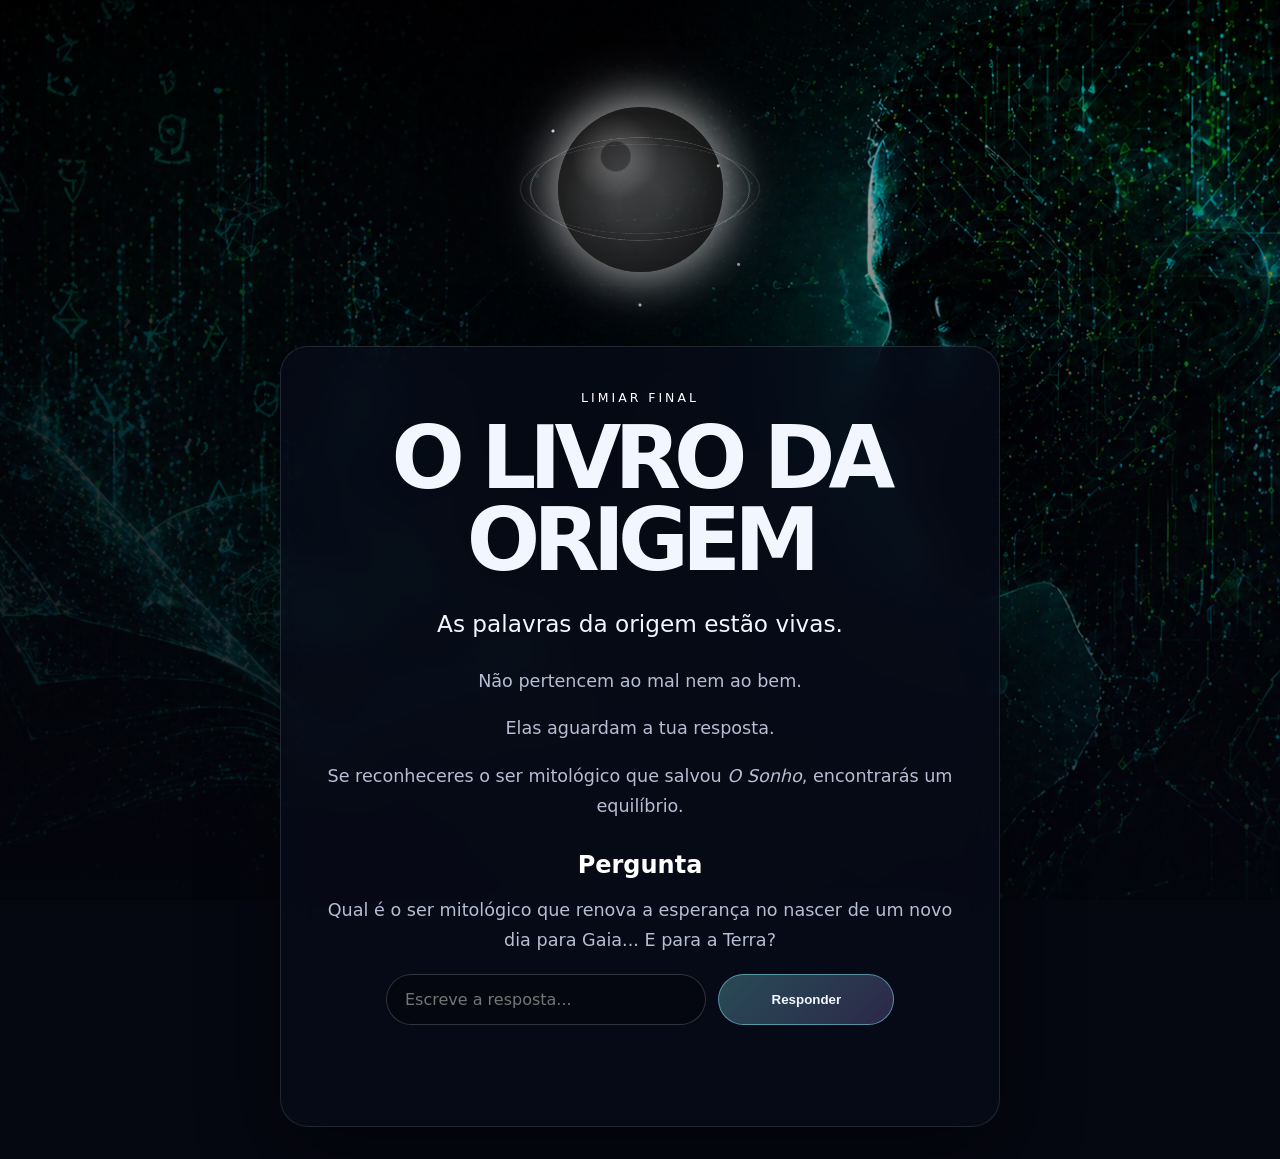
<file: livro-origem.html>
<!DOCTYPE html>
<html lang="pt">
<head>
<title>O Sonho — Livro da Origem</title>
<meta charset="UTF-8">
<meta name="viewport" content="width=device-width, initial-scale=1.0">
<meta name="theme-color" content="#050711">
<link rel="stylesheet" href="style.css">
<script defer src="script.js"></script>
</head>
<body class="state-origem" data-audio="origem">
<div class="background-noise"></div>
<main class="page">

<section class="hero hero--origin">
  <div class="orb-wrap" aria-label="Gaia desperta">
    <div class="orb orb--origem">
      <span class="orb-core"></span>
      <span class="orb-ring orb-ring--one"></span>
      <span class="orb-ring orb-ring--two"></span>
      <span class="orb-particles"></span>
    </div>
  </div>

  <section class="panel panel--main decision-card" data-final-question>
    <p class="eyebrow">limiar final</p>
    <h1>O Livro da Origem</h1>

    <p class="lead">As palavras da origem estão vivas.</p>
    <p>Não pertencem ao mal nem ao bem.</p>
    <p>Elas aguardam a tua resposta.</p>

    <p>
      Se reconheceres o ser mitológico que salvou <em>O Sonho</em>,
      encontrarás um equilíbrio.
    </p>

    <div class="puzzle-step is-visible" data-step="question">
      <h2>Pergunta</h2>

      <p>
        Qual é o ser mitológico que renova a esperança no nascer de um novo dia
        para Gaia... E para a Terra?
      </p>

      <div class="answer-row">
        <input
          class="answer-input"
          type="text"
          placeholder="Escreve a resposta..."
          autocomplete="off"
          data-final-answer-input
        >

        <button
          class="btn btn--primary"
          type="button"
          data-check-final-answer
        >
          Responder
        </button>
      </div>

      <p class="feedback" data-final-feedback></p>
    </div>
  </section>
</section>

</main>

<script>
  document.addEventListener("DOMContentLoaded", () => {
    const input = document.querySelector("[data-final-answer-input]");
    const button = document.querySelector("[data-check-final-answer]");
    const feedback = document.querySelector("[data-final-feedback]");

    const normalize = (value) => {
      return String(value || "")
        .trim()
        .toUpperCase()
        .normalize("NFD")
        .replace(/[\u0300-\u036f]/g, "")
        .replace(/\s+/g, "");
    };

    const checkAnswer = () => {
      const value = normalize(input?.value);
      const correctAnswers = new Set(["FENIX"]);

      if (correctAnswers.has(value)) {
        if (feedback) {
          feedback.textContent = "As palavras da origem fundem-se a ti. O poder encontra um sítio para viver.";
        }

        window.setTimeout(() => {
          window.location.href = "final-salvacao.html";
        }, 1900);
      } else {
        if (feedback) {
          feedback.textContent = "As palavras da origem absorvem-te. O poder cresce sem forma.";
        }

        window.setTimeout(() => {
          window.location.href = "final-destruicao.html";
        }, 1900);
      }
    };

    button?.addEventListener("click", checkAnswer);

    input?.addEventListener("keydown", (event) => {
      if (event.key === "Enter") checkAnswer();
    });
  });
</script>
</body>
</html>
</file>
<file: style.css>
:root {
  --bg: #050711;
  --panel: rgba(8, 12, 25, 0.74);
  --panel-border: rgba(255, 255, 255, 0.12);
  --text: #f2f6ff;
  --muted: #b5bed2;
  --accent: #86f7ff;
  --accent-2: #b797ff;
  --danger: #ff5c7a;
  --shadow: rgba(0, 0, 0, 0.45);
  --glow: rgba(134, 247, 255, 0.45);
}

* { box-sizing: border-box; }

html, body {
  margin: 0;
  min-height: 100%;
  background: var(--bg);
  color: var(--text);
  font-family: ui-sans-serif, system-ui, -apple-system, BlinkMacSystemFont, "Segoe UI", sans-serif;
}

body {
  overflow-x: hidden;
}

a { color: inherit; }

.background-noise {
  position: fixed;
  inset: 0;
  pointer-events: none;
  opacity: 0.09;
  background-image:
    radial-gradient(circle at 20% 30%, rgba(255,255,255,0.20), transparent 1px),
    radial-gradient(circle at 70% 60%, rgba(255,255,255,0.16), transparent 1px);
  background-size: 38px 38px, 54px 54px;
  mix-blend-mode: screen;
  z-index: 1;
}

.page {
  min-height: 100vh;
  position: relative;
  z-index: 2;
}

.hero {
  min-height: 100vh;
  display: grid;
  place-items: center;
  gap: 2rem;
  padding: 4rem 1.2rem 2rem;
  position: relative;
  isolation: isolate;
}

.hero::before {
  content: "";
  position: fixed;
  inset: 0;
  z-index: -2;
  background:
    radial-gradient(circle at 50% 22%, var(--glow), transparent 24rem),
    radial-gradient(circle at 15% 85%, rgba(183,151,255,0.20), transparent 20rem),
    linear-gradient(145deg, #02030a 0%, #08101c 50%, #050711 100%);
}

/* Landing page background */
.state-dormant .hero::before {
  background-image:
    linear-gradient(
      90deg,
      rgba(0, 0, 0, 0.86) 0%,
      rgba(0, 0, 0, 0.68) 34%,
      rgba(0, 0, 0, 0.28) 62%,
      rgba(0, 0, 0, 0.18) 100%
    ),
    url("assets/img/land.png");

  background-size: cover;
  background-position: center right;
  background-repeat: no-repeat;
}

/* Page-specific wallpapers */
.state-ar .hero::before {
  background-image:
    linear-gradient(
      90deg,
      rgba(0, 0, 0, 0.72) 0%,
      rgba(0, 0, 0, 0.48) 42%,
      rgba(0, 0, 0, 0.22) 68%,
      rgba(0, 0, 0, 0.30) 100%
    ),
    url("assets/img/ar_wall.png");
  background-size: cover;
  background-position: center;
  background-repeat: no-repeat;
}

.state-fogo .hero::before {
  background-image:
    linear-gradient(
      90deg,
      rgba(0, 0, 0, 0.72) 0%,
      rgba(0, 0, 0, 0.48) 42%,
      rgba(0, 0, 0, 0.22) 68%,
      rgba(0, 0, 0, 0.30) 100%
    ),
    url("assets/img/fogo_wall.png");
  background-size: cover;
  background-position: center;
  background-repeat: no-repeat;
}

.state-terra .hero::before {
  background-image:
    linear-gradient(
      90deg,
      rgba(0, 0, 0, 0.72) 0%,
      rgba(0, 0, 0, 0.48) 42%,
      rgba(0, 0, 0, 0.22) 68%,
      rgba(0, 0, 0, 0.30) 100%
    ),
    url("assets/img/terra_wall.png");
  background-size: cover;
  background-position: center;
  background-repeat: no-repeat;
}

.state-metal .hero::before {
  background-image:
    linear-gradient(
      90deg,
      rgba(0, 0, 0, 0.72) 0%,
      rgba(0, 0, 0, 0.48) 42%,
      rgba(0, 0, 0, 0.22) 68%,
      rgba(0, 0, 0, 0.30) 100%
    ),
    url("assets/img/metal_wall.png");
  background-size: cover;
  background-position: center;
  background-repeat: no-repeat;
}

.state-agua .hero::before {
  background-image:
    linear-gradient(
      90deg,
      rgba(0, 0, 0, 0.72) 0%,
      rgba(0, 0, 0, 0.48) 42%,
      rgba(0, 0, 0, 0.22) 68%,
      rgba(0, 0, 0, 0.30) 100%
    ),
    url("assets/img/agua_wall.png");
  background-size: cover;
  background-position: center;
  background-repeat: no-repeat;
}

.state-madeira .hero::before {
  background-image:
    linear-gradient(
      90deg,
      rgba(0, 0, 0, 0.72) 0%,
      rgba(0, 0, 0, 0.48) 42%,
      rgba(0, 0, 0, 0.22) 68%,
      rgba(0, 0, 0, 0.30) 100%
    ),
    url("assets/img/madeira_wall.png");
  background-size: cover;
  background-position: center;
  background-repeat: no-repeat;
}

.state-vazio .hero::before {
  background-image:
    linear-gradient(
      90deg,
      rgba(0, 0, 0, 0.72) 0%,
      rgba(0, 0, 0, 0.48) 42%,
      rgba(0, 0, 0, 0.22) 68%,
      rgba(0, 0, 0, 0.30) 100%
    ),
    url("assets/img/vazio_wall.png");
  background-size: cover;
  background-position: center;
  background-repeat: no-repeat;
}

.state-origem .hero::before {
  background-image:
    linear-gradient(
      90deg,
      rgba(0, 0, 0, 0.76) 0%,
      rgba(0, 0, 0, 0.46) 42%,
      rgba(0, 0, 0, 0.22) 68%,
      rgba(0, 0, 0, 0.30) 100%
    ),
    url("assets/img/origem_wall.png");
  background-size: cover;
  background-position: center;
  background-repeat: no-repeat;
}

.state-salvacao .hero::before {
  background-image:
    linear-gradient(
      90deg,
      rgba(0, 0, 0, 0.58) 0%,
      rgba(0, 0, 0, 0.34) 42%,
      rgba(0, 0, 0, 0.20) 68%,
      rgba(0, 0, 0, 0.22) 100%
    ),
    url("assets/img/constroi_wall.png");
  background-size: cover;
  background-position: center;
  background-repeat: no-repeat;
}

.state-destruicao .hero::before {
  background-image:
    linear-gradient(
      90deg,
      rgba(0, 0, 0, 0.54) 0%,
      rgba(0, 0, 0, 0.30) 42%,
      rgba(0, 0, 0, 0.18) 68%,
      rgba(0, 0, 0, 0.22) 100%
    ),
    url("assets/img/destroi_wall.png");
  background-size: cover;
  background-position: center;
  background-repeat: no-repeat;
}

.hero::after {
  content: "";
  position: fixed;
  inset: 0;
  z-index: -1;
  background:
    linear-gradient(to bottom, rgba(5,7,17,0.08), rgba(5,7,17,0.72)),
    radial-gradient(ellipse at bottom, rgba(255,255,255,0.05), transparent 46%);
}

.panel {
  width: min(720px, 100%);
  border: 1px solid var(--panel-border);
  background: var(--panel);
  backdrop-filter: blur(18px);
  box-shadow: 0 28px 80px var(--shadow);
  border-radius: 28px;
  padding: clamp(1.2rem, 4vw, 2.5rem);
}

.panel--main {
  text-align: center;
}

.eyebrow {
  margin: 0 0 0.55rem;
  text-transform: uppercase;
  letter-spacing: 0.24em;
  color: var(--accent);
  font-size: 0.78rem;
}

h1 {
  margin: 0 0 1rem;
  font-size: clamp(2.5rem, 8vw, 5.4rem);
  line-height: 0.95;
  letter-spacing: -0.08em;
  text-transform: uppercase;
}

h2 {
  margin-top: 1.8rem;
  margin-bottom: 0.7rem;
  color: var(--accent);
}

p {
  color: var(--muted);
  line-height: 1.7;
  font-size: clamp(1rem, 2vw, 1.1rem);
}

.lead {
  color: var(--text);
  font-size: clamp(1.14rem, 2.4vw, 1.45rem);
}

.btn {
  border: 1px solid rgba(255,255,255,0.16);
  border-radius: 999px;
  padding: 0.9rem 1.25rem;
  display: inline-flex;
  justify-content: center;
  align-items: center;
  text-decoration: none;
  font-weight: 700;
  min-width: 11rem;
  cursor: pointer;
  background: rgba(255,255,255,0.05);
  color: var(--text);
  transition: transform 180ms ease, border-color 180ms ease, background 180ms ease, box-shadow 180ms ease;
}

.btn:hover {
  transform: translateY(-2px);
  border-color: rgba(255,255,255,0.34);
  box-shadow: 0 12px 32px rgba(0,0,0,0.24);
}

.btn--primary {
  background: linear-gradient(135deg, rgba(134,247,255,0.28), rgba(183,151,255,0.22));
  border-color: rgba(134,247,255,0.48);
}

.btn--ghost {
  background: rgba(255,255,255,0.04);
}

.btn--danger {
  background: linear-gradient(135deg, rgba(255,92,122,0.30), rgba(255,170,70,0.18));
  border-color: rgba(255,92,122,0.52);
}

.footer-links {
  display: flex;
  flex-wrap: wrap;
  justify-content: center;
  gap: 0.8rem 1.2rem;
  color: var(--muted);
  font-size: 0.92rem;
}

.footer-links a {
  color: var(--text);
  text-decoration: none;
  border-bottom: 1px solid rgba(255,255,255,0.24);
}

.orb-wrap {
  width: min(42vw, 250px);
  aspect-ratio: 1;
  position: relative;
  display: grid;
  place-items: center;
  filter: drop-shadow(0 0 28px var(--glow));
}

.orb {
  width: 100%;
  aspect-ratio: 1;
  border-radius: 50%;
  position: relative;
  display: grid;
  place-items: center;
  animation: pulse 3.6s ease-in-out infinite;
}

.orb-core {
  position: absolute;
  inset: 17%;
  border-radius: 50%;
  background:
    radial-gradient(circle at 35% 30%, rgba(255,255,255,0.86), transparent 0 9%, rgba(255,255,255,0.18) 10%, transparent 28%),
    radial-gradient(circle at 50% 58%, var(--accent), transparent 0 18%, rgba(0,0,0,0.30) 48%, rgba(0,0,0,0.70) 72%),
    linear-gradient(145deg, rgba(255,255,255,0.16), rgba(0,0,0,0.35));
  box-shadow:
    inset 0 0 40px rgba(255,255,255,0.10),
    inset 0 0 80px rgba(0,0,0,0.44),
    0 0 44px var(--glow);
}

.orb-ring {
  position: absolute;
  inset: 6%;
  border-radius: 50%;
  border: 1px solid rgba(255,255,255,0.28);
  transform: rotateX(62deg) rotateZ(18deg);
}

.orb-ring--two {
  inset: 2%;
  transform: rotateX(68deg) rotateZ(-36deg);
  opacity: 0.55;
}

.orb-particles {
  position: absolute;
  inset: -8%;
  border-radius: 50%;
  background:
    radial-gradient(circle at 20% 30%, rgba(255,255,255,0.9) 0 1px, transparent 2px),
    radial-gradient(circle at 77% 42%, rgba(255,255,255,0.8) 0 1px, transparent 2px),
    radial-gradient(circle at 50% 90%, rgba(255,255,255,0.75) 0 1px, transparent 2px),
    radial-gradient(circle at 84% 76%, rgba(255,255,255,0.65) 0 1px, transparent 2px);
  animation: drift 9s linear infinite;
  opacity: 0.85;
}

@keyframes pulse {
  0%, 100% { transform: scale(0.985); opacity: 0.94; }
  50% { transform: scale(1.035); opacity: 1; }
}

@keyframes drift {
  from { transform: rotate(0deg); }
  to { transform: rotate(360deg); }
}

/* Orb/state colours */
.state-dormant { --accent: #86f7ff; --accent-2: #7c7bff; --glow: rgba(134,247,255,0.34); }
.state-ar { --accent: #9ffaff; --accent-2: #ffffff; --glow: rgba(159,250,255,0.50); }
.state-fogo { --accent: #ff9a57; --accent-2: #ff4f70; --glow: rgba(255,126,75,0.52); }
.state-terra { --accent: #c8a36d; --accent-2: #7bdd8d; --glow: rgba(200,163,109,0.45); }
.state-metal { --accent: #dce8ff; --accent-2: #8bb3ff; --glow: rgba(220,232,255,0.44); }
.state-agua { --accent: #5bd6ff; --accent-2: #4e75ff; --glow: rgba(91,214,255,0.50); }
.state-madeira { --accent: #75ff9a; --accent-2: #d7ff7a; --glow: rgba(117,255,154,0.52); }
.state-vazio { --accent: #d7c5ff; --accent-2: #22233d; --glow: rgba(215,197,255,0.42); }
.state-origem { --accent: #ffffff; --accent-2: #86f7ff; --glow: rgba(255,255,255,0.52); }
.state-salvacao { --accent: #9cffb4; --accent-2: #9ffaff; --glow: rgba(156,255,180,0.54); }
.state-destruicao { --accent: #ff5c7a; --accent-2: #ffae42; --glow: rgba(255,92,122,0.58); }

.state-fogo .orb { animation-duration: 2.35s; }
.state-vazio .orb { animation-duration: 5.5s; }
.state-destruicao .orb { animation-duration: 1.45s; }

.audio-panel {
  margin: 1.6rem auto 0;
  padding: 1rem;
  border-radius: 20px;
  border: 1px solid rgba(255,255,255,0.10);
  background: rgba(255,255,255,0.04);
  display: grid;
  gap: 0.75rem;
  justify-items: center;
}

.audio-panel small {
  color: var(--muted);
  line-height: 1.5;
}

code {
  color: var(--accent);
  background: rgba(255,255,255,0.06);
  padding: 0.1rem 0.28rem;
  border-radius: 0.4rem;
}

.puzzle-step {
  display: none;
  opacity: 0;
  transform: translateY(8px);
}

.puzzle-step.is-visible {
  display: block;
  opacity: 1;
  transform: translateY(0);
  animation: fadeUp 360ms ease both;
}

@keyframes fadeUp {
  from { opacity: 0; transform: translateY(10px); }
  to { opacity: 1; transform: translateY(0); }
}

.answer-row {
  display: flex;
  gap: 0.8rem;
  margin-top: 1rem;
  justify-content: center;
  flex-wrap: wrap;
}

.answer-input {
  width: min(100%, 320px);
  border-radius: 999px;
  border: 1px solid rgba(255,255,255,0.18);
  background: rgba(0,0,0,0.24);
  color: var(--text);
  padding: 0.95rem 1.15rem;
  font: inherit;
  outline: none;
}

.answer-input:focus {
  border-color: var(--accent);
  box-shadow: 0 0 0 4px rgba(255,255,255,0.05);
}

.feedback {
  min-height: 1.6rem;
  color: var(--accent);
  font-weight: 700;
}

.choice-grid {
  display: grid;
  grid-template-columns: repeat(2, minmax(0,1fr));
  gap: 1rem;
  margin: 2rem 0 1rem;
}

@media (max-width: 650px) {
  .hero { padding-top: 2.2rem; }
  .choice-grid { grid-template-columns: 1fr; }
  .btn { width: 100%; }
  h1 { font-size: clamp(2.4rem, 18vw, 4.4rem); }
}
</file>
